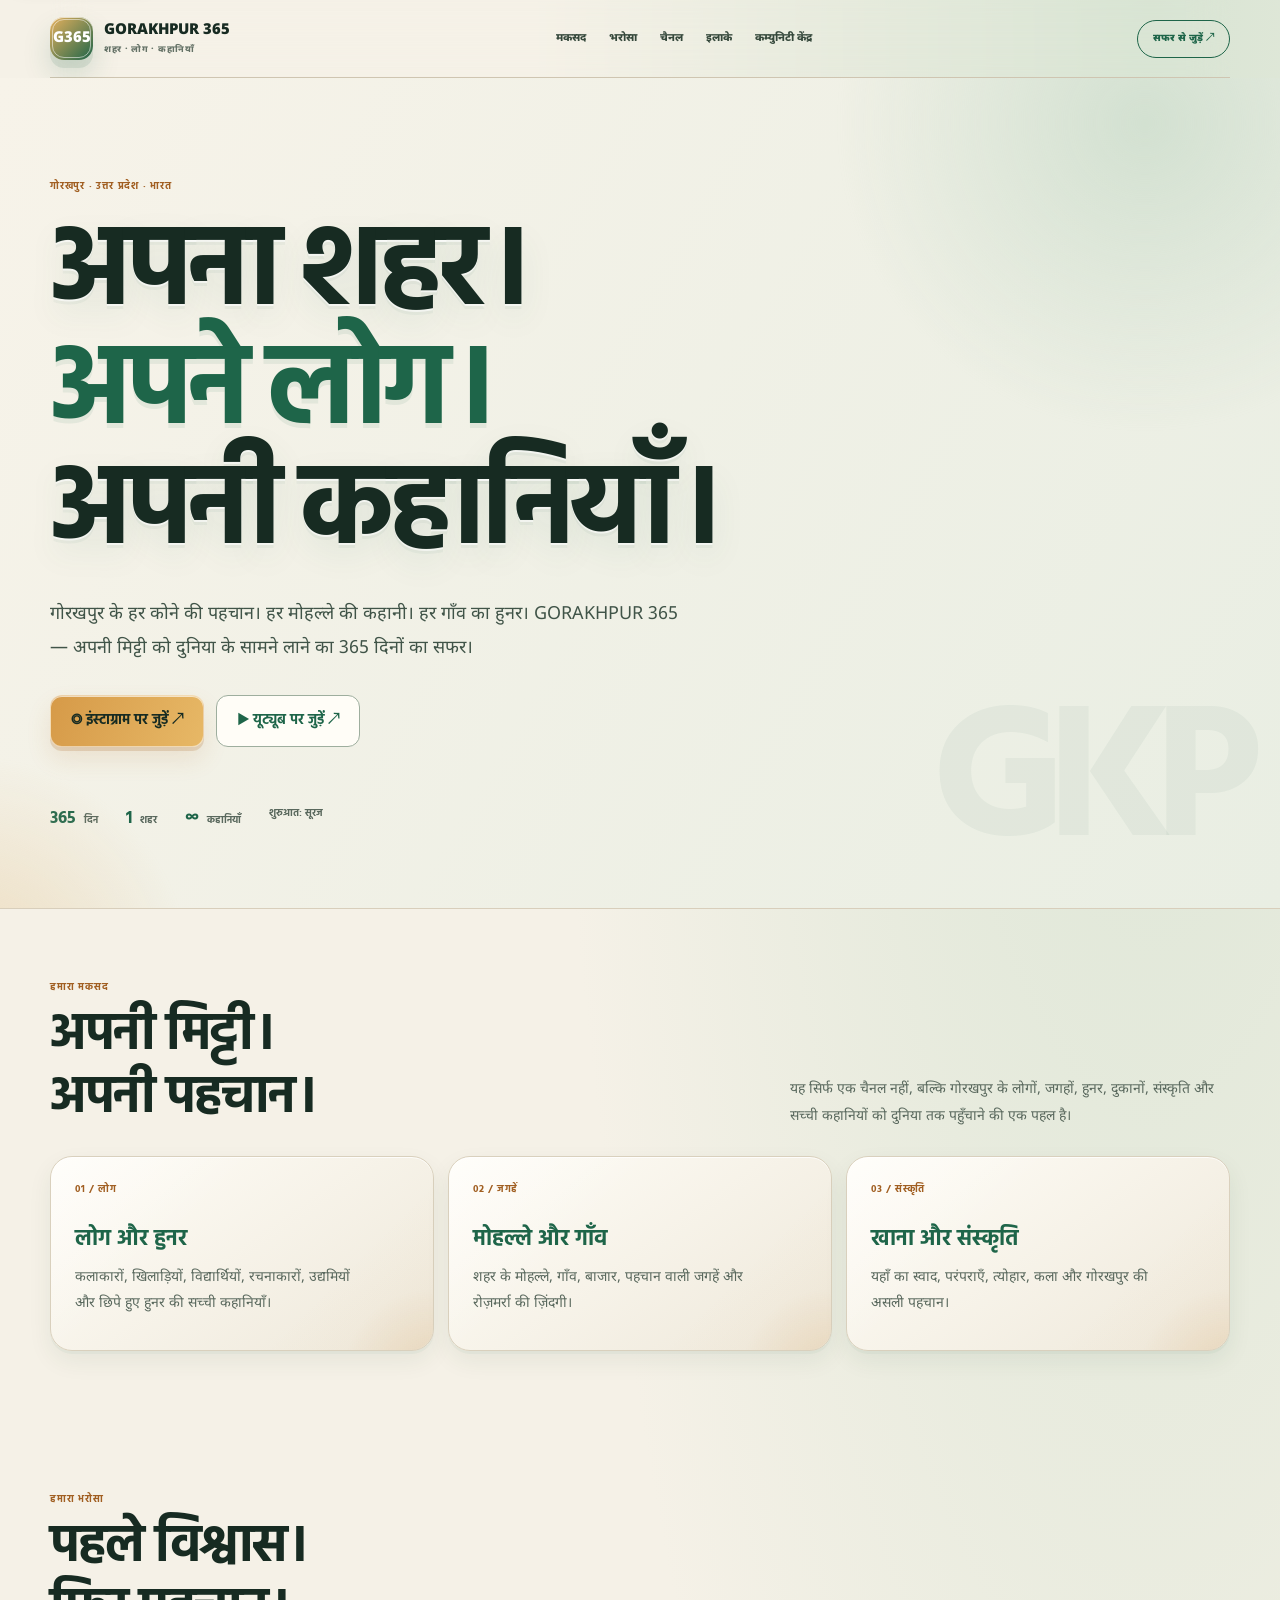
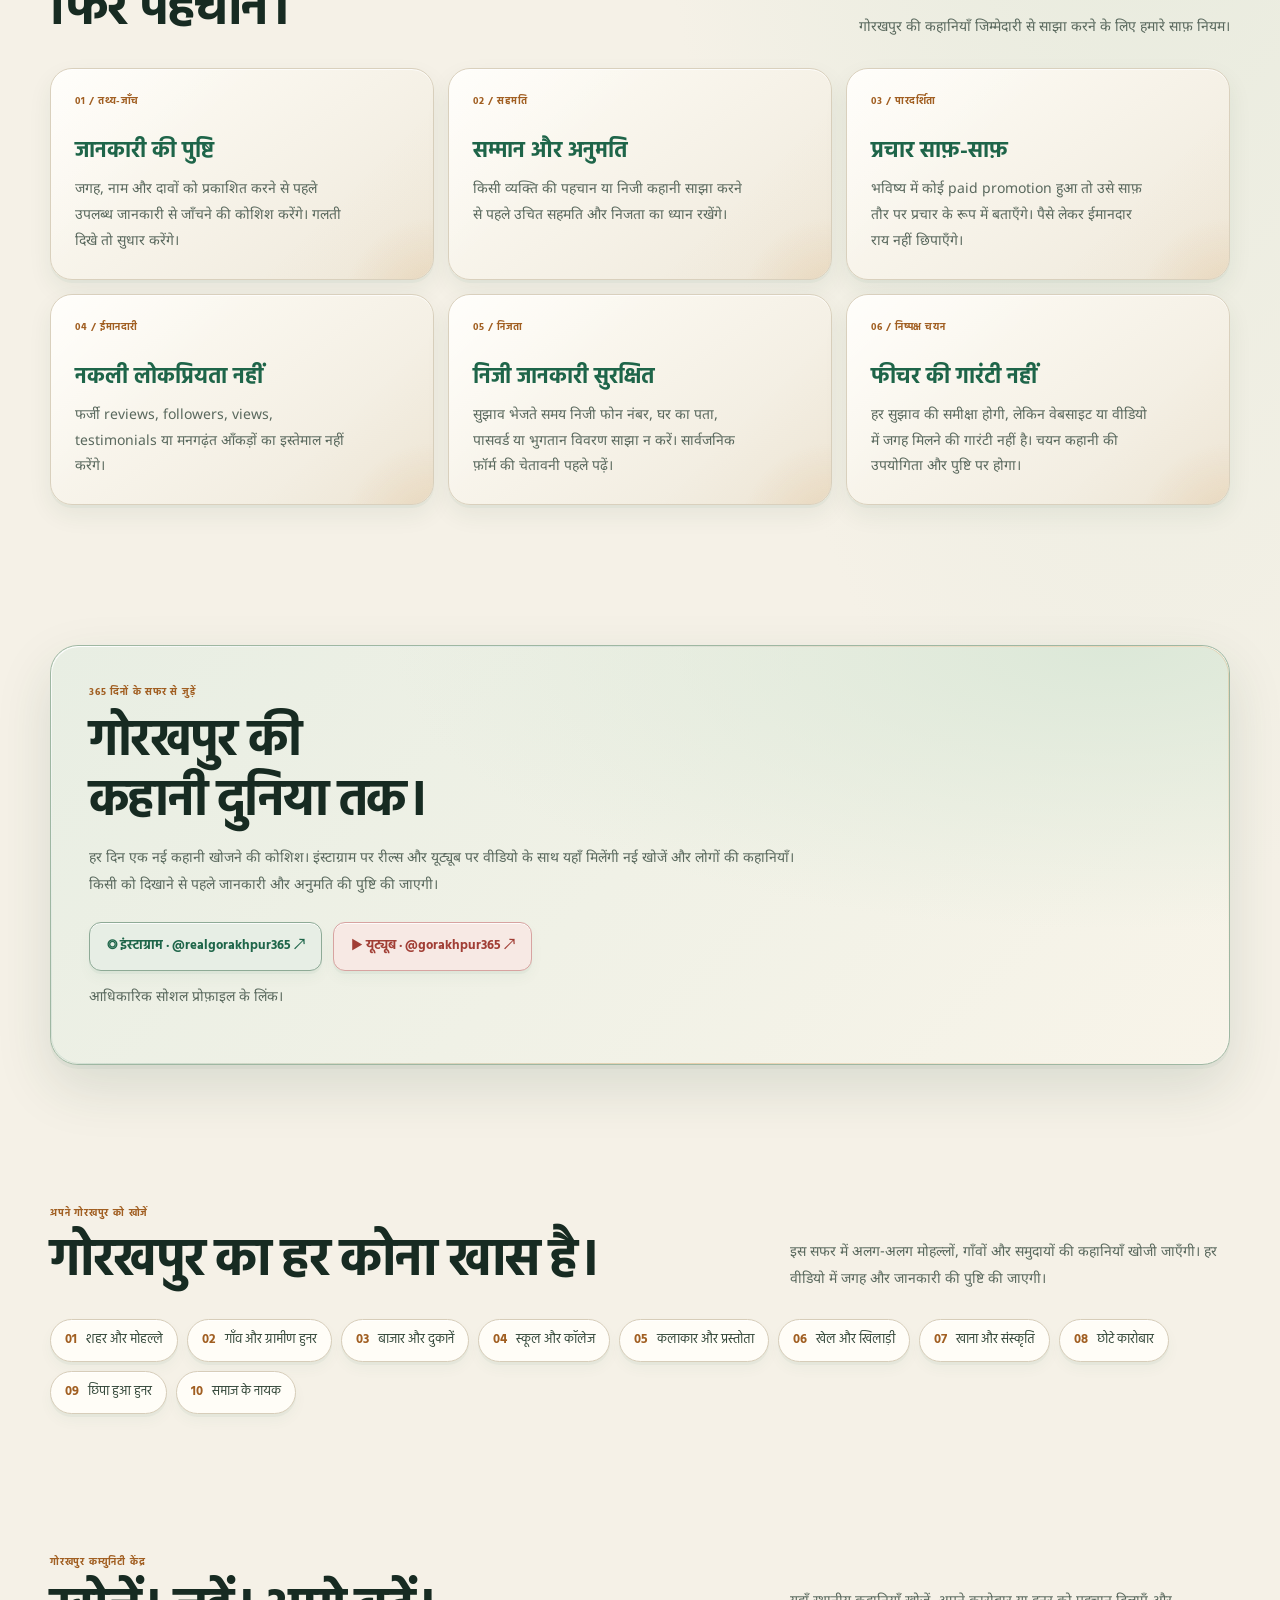
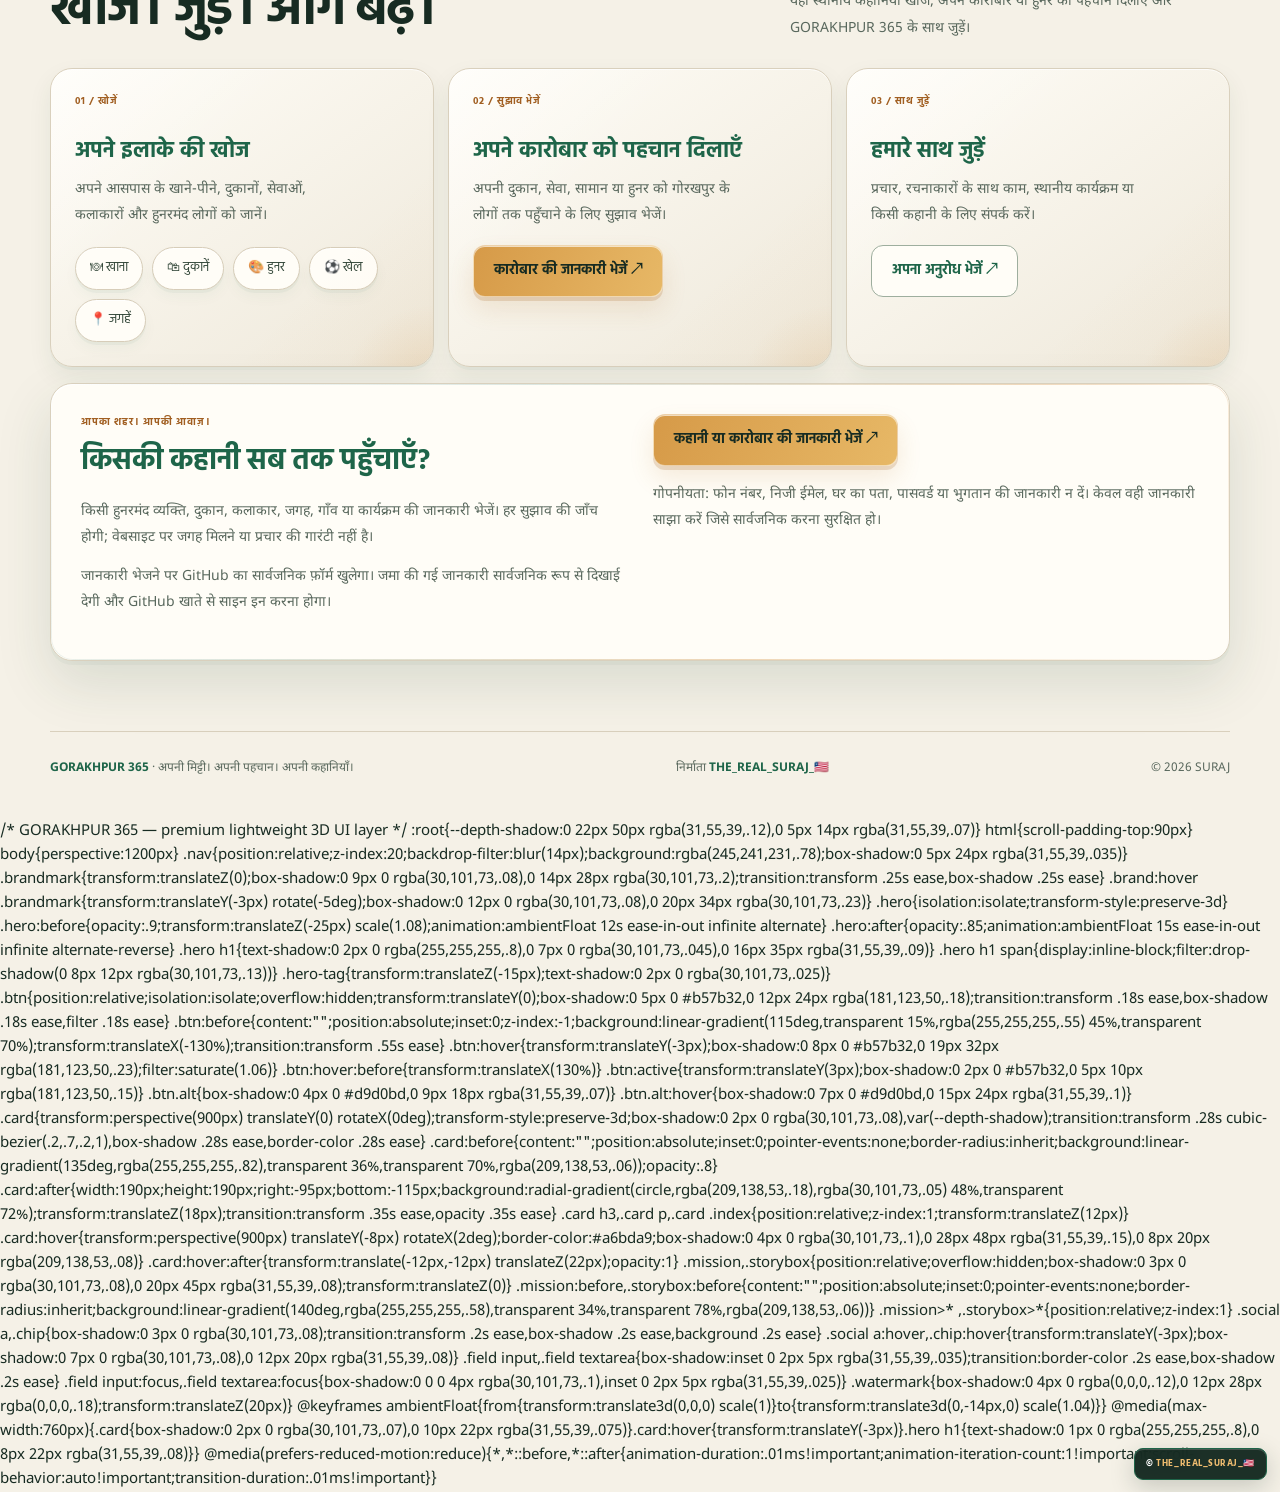
<file: index.html>
<!doctype html>
<html lang="hi">
<head>
<meta charset="utf-8"><meta name="viewport" content="width=device-width,initial-scale=1,viewport-fit=cover">
<meta name="theme-color" content="#10251d">
<title>GORAKHPUR 365 — गोरखपुर के लोग, मोहल्ले और कहानियाँ</title>
<meta name="description" content="GORAKHPUR 365 — Gorakhpur, Uttar Pradesh के मोहल्लों, गाँवों, लोगों, local talent, businesses, culture और असली कहानियों की खोज।">
<meta name="keywords" content="Gorakhpur, Gorakhpur 365, Gorakhpur Uttar Pradesh, Gorakhpur talent, Gorakhpur people, Gorakhpur villages, Gorakhpur stories, Gorakhpur Instagram, Gorakhpur YouTube">
<meta property="og:type" content="website"><meta property="og:locale" content="hi_IN"><meta property="og:site_name" content="GORAKHPUR 365"><meta property="og:title" content="GORAKHPUR 365 — गोरखपुर के लोग, मोहल्ले और कहानियाँ"><meta property="og:description" content="गोरखपुर के मोहल्लों, गाँवों, हुनरमंद लोगों और असली कहानियों की खोज।"><meta property="og:url" content="https://anshikaarya639619-del.github.io/SurajAN_95/"><meta name="twitter:card" content="summary_large_image"><meta name="twitter:title" content="GORAKHPUR 365 — गोरखपुर के लोग, मोहल्ले और कहानियाँ"><meta name="twitter:description" content="गोरखपुर के मोहल्लों, गाँवों, हुनरमंद लोगों और असली कहानियों की खोज।"><link rel="canonical" href="https://anshikaarya639619-del.github.io/SurajAN_95/">
<link rel="preconnect" href="https://fonts.googleapis.com"><link rel="preconnect" href="https://fonts.gstatic.com" crossorigin>
<link href="https://fonts.googleapis.com/css2?family=Hind:wght@400;500;600;700;800&family=Noto+Sans+Devanagari:wght@400;500;600;700;800;900&display=swap" rel="stylesheet">
<style>
:root{--bg:#070b18;--panel:#0d1427;--panel2:#121d35;--line:#263654;--white:#f4f7ff;--muted:#9aa9c3;--cyan:#70e6ff;--lime:#d5ff69;--violet:#9c8cff;--r:23px}*{box-sizing:border-box}html{scroll-behavior:smooth}body{margin:0;background:radial-gradient(ellipse at 80% -10%,#203c6b66,transparent 40%),var(--bg);color:var(--white);font:15px/1.6 "Hind",system-ui,sans-serif}a{color:inherit;text-decoration:none}.wrap{width:min(1180px,calc(100% - 38px));margin:auto}.nav{height:78px;display:flex;align-items:center;justify-content:space-between;border-bottom:1px solid #ffffff16}.brand{display:flex;align-items:center;gap:11px;font-weight:1000;letter-spacing:-.055em}.brandmark{width:43px;height:43px;border-radius:14px;background:linear-gradient(135deg,var(--lime),var(--cyan));color:#07101b;display:grid;place-items:center;font-weight:1000;box-shadow:0 0 35px #70e6ff30}.brand small{display:block;color:var(--muted);font-size:9px;letter-spacing:.2em;font-weight:800}.navlinks{display:flex;gap:23px;font-size:11px;font-weight:800;color:#c4d0e6}.navlinks a:hover{color:var(--cyan)}.navcta{padding:10px 15px;border:1px solid #70e6ff80;border-radius:99px;color:var(--cyan);font-size:10px;font-weight:900}.hero{position:relative;overflow:hidden;padding:100px 0 76px;border-bottom:1px solid #ffffff16}.hero:before,.hero:after{content:"";position:absolute;border-radius:50%;pointer-events:none;filter:blur(2px)}.hero:before{width:650px;height:650px;right:-190px;top:-280px;background:radial-gradient(circle,#70e6ff26,transparent 65%)}.hero:after{width:460px;height:460px;left:-260px;bottom:-300px;background:radial-gradient(circle,#9c8cff22,transparent 68%)}.eyebrow{font:700 10px "Hind";letter-spacing:.24em;color:var(--cyan);text-transform:uppercase}.hero h1{font:700 clamp(54px,10vw,116px)/.88 "Hind",sans-serif;letter-spacing:-.09em;margin:22px 0 24px;max-width:900px}.hero h1 span{color:var(--lime);text-shadow:0 0 45px #d5ff6930}.lead{max-width:650px;color:#c1cde1;font-size:16px}.actions{display:flex;gap:12px;flex-wrap:wrap;margin-top:30px}.btn{display:inline-flex;align-items:center;justify-content:center;gap:9px;padding:14px 20px;border-radius:12px;background:linear-gradient(110deg,var(--lime),var(--cyan));color:#07101b;font-weight:1000;font-size:11px;box-shadow:0 9px 35px #70e6ff20}.btn.alt{background:#ffffff08;color:var(--white);border:1px solid #ffffff30;box-shadow:none}.metrics{display:flex;gap:28px;flex-wrap:wrap;margin-top:58px;color:var(--muted);font:700 10px "Hind";letter-spacing:.13em}.metrics b{color:var(--lime);font-size:17px;margin-right:5px}.hero-tag{position:absolute;right:3%;bottom:45px;color:#ffffff0b;font:700 clamp(75px,15vw,190px)/.8 "Hind";letter-spacing:-.1em;pointer-events:none}section{padding:70px 0}.heading{display:flex;justify-content:space-between;align-items:end;gap:22px;margin-bottom:26px}.heading h2{font:700 clamp(32px,5vw,52px)/.98 "Hind";letter-spacing:-.065em;margin:10px 0 0}.heading p{max-width:440px;color:var(--muted);font-size:12px;margin:0}.grid{display:grid;grid-template-columns:repeat(3,1fr);gap:14px}.card{min-height:195px;padding:24px;border:1px solid var(--line);border-radius:var(--r);background:linear-gradient(145deg,#14213b,#0b1120);position:relative;overflow:hidden}.card:after{content:"";position:absolute;width:170px;height:170px;border-radius:50%;right:-80px;bottom:-100px;background:#70e6ff12}.index{color:var(--lime);font:700 10px "Hind";letter-spacing:.18em}.card h3{font:700 22px "Hind";margin:25px 0 8px}.card p{font-size:12px;color:var(--muted);max-width:280px;margin:0}.mission{padding:38px;border:1px solid #70e6ff55;border-radius:28px;background:radial-gradient(ellipse at 90% 0,#70e6ff19,transparent 45%),linear-gradient(135deg,#101c34,#0b1120)}.mission h2{font:700 clamp(30px,5vw,50px)/1.05 "Hind";letter-spacing:-.06em;margin:12px 0}.mission p{color:#c0cce0;max-width:730px;font-size:13px}.social{display:flex;gap:11px;flex-wrap:wrap;margin-top:23px}.social a{display:inline-flex;align-items:center;gap:9px;padding:13px 17px;border:1px solid #70e6ff66;border-radius:12px;background:#70e6ff0c;color:var(--cyan);font-size:11px;font-weight:900;transition:.2s}.social a:hover{background:var(--cyan);color:#07101b;transform:translateY(-2px)}.social a.yt{border-color:#ff657477;color:#ff8993;background:#ff65740b}.social a.yt:hover{background:#ff6574;color:#16070a}.chips{display:flex;gap:9px;flex-wrap:wrap}.chip{padding:10px 14px;border:1px solid #30415e;background:#0d1629;border-radius:99px;color:#dce8fa;font-size:11px}.chip b{color:var(--lime);margin-right:6px}.storybox{display:grid;grid-template-columns:1fr 1fr;gap:25px;padding:30px;border:1px solid var(--line);border-radius:var(--r);background:#0e1629}.storybox h3{font:700 29px "Hind";margin:8px 0}.storybox p{color:var(--muted);font-size:12px}.field{display:grid;gap:6px;margin-bottom:11px}.field label{font-size:10px;color:var(--cyan);font-weight:900;letter-spacing:.1em}.field input,.field textarea{width:100%;padding:12px 14px;border:1px solid #30415e;border-radius:10px;background:#080e1d;color:white;outline:none}.field textarea{min-height:100px;resize:vertical}.field input:focus,.field textarea:focus{border-color:var(--cyan)}.small{font-size:10px;color:var(--muted)}.footer{border-top:1px solid #ffffff19;padding:27px 0 42px;display:flex;justify-content:space-between;gap:14px;flex-wrap:wrap;color:var(--muted);font-size:10px}.footer b{color:var(--lime)}.watermark{position:fixed;z-index:10;right:13px;bottom:12px;padding:8px 11px;border:1px solid #70e6ff75;border-radius:9px;background:#070b18eF;color:#eafaff;font:800 9px "Hind";letter-spacing:.06em;box-shadow:0 5px 25px #0008;backdrop-filter:blur(10px);pointer-events:none}.watermark span{color:var(--lime)}@media(max-width:760px){.wrap{width:calc(100% - 28px)}.navlinks{display:none}.hero{padding:72px 0 58px}.hero h1{font-size:clamp(52px,15vw,82px)}section{padding:50px 0}.heading{display:block}.heading p{margin-top:12px}.grid{grid-template-columns:1fr 1fr}.storybox{grid-template-columns:1fr}.hero-tag{bottom:18px}.metrics{gap:15px;margin-top:40px}}@media(max-width:480px){.grid{grid-template-columns:1fr}.card{min-height:155px}.mission{padding:24px}.actions .btn{flex:1}.nav{height:68px}.watermark{font-size:8px;right:8px;bottom:8px;padding:7px 9px}}

/* Hindi-first premium visual refresh */
:root{--bg:#f5f1e7;--panel:#fffdf7;--panel2:#e9e2d2;--line:#d9d0bd;--white:#172b22;--muted:#59685d;--cyan:#1e6549;--lime:#d18a35;--violet:#b75a3c;--r:22px}
body{background:radial-gradient(ellipse at 90% 0%,#d8e4d3 0,transparent 38%),var(--bg);color:var(--white);font-family:'Noto Sans Devanagari','Hind',sans-serif}
.nav{border-bottom:1px solid #cfc5b1}.brand{letter-spacing:0}.brandmark{background:linear-gradient(135deg,#e7b15d,#1e6549);color:#fff;box-shadow:0 7px 24px #1e654922}.brand small{letter-spacing:.08em;color:#657267}.navlinks{color:#35483b}.navlinks a:hover{color:#b56d25}.navcta{border-color:#1e6549;color:#1e6549}
.hero{border-bottom:1px solid #d8cebb;background:linear-gradient(120deg,#f7f3e9,#e9eee3)}.hero:before{background:radial-gradient(circle,#c5d9c7aa,transparent 67%)}.hero:after{background:radial-gradient(circle,#e8c99a88,transparent 68%)}
.eyebrow{font-family:'Hind',sans-serif;letter-spacing:.08em;color:#a15f22}.hero h1{font-family:'Hind','Noto Sans Devanagari',sans-serif;letter-spacing:-.045em;line-height:1.03}.hero h1 span{color:#1e6549;text-shadow:none}.lead{color:#405448;font-size:18px;line-height:1.85}
.btn{background:linear-gradient(110deg,#d69a48,#e7b866);color:#172b22;box-shadow:0 8px 22px #b77a3022;font-family:'Hind',sans-serif;font-size:14px}.btn.alt{background:#fffdf7;color:#1e6549;border:1px solid #9eae9e}
.metrics{color:#59685d;font-family:'Hind',sans-serif;letter-spacing:0}.metrics b{color:#1e6549}.hero-tag{color:#1e65490d}
.heading h2,.mission h2{font-family:'Hind','Noto Sans Devanagari',sans-serif;letter-spacing:-.035em;line-height:1.2}.heading p,.mission p{color:#59685d;font-size:14px;line-height:1.9}
.card{border-color:#d9d0bd;background:linear-gradient(145deg,#fffdf7,#eee8da);box-shadow:0 9px 28px #344a3510}.card:after{background:#d18a3512}.index{color:#a15f22;letter-spacing:.06em}.card h3,.storybox h3{font-family:'Hind','Noto Sans Devanagari',sans-serif;color:#1e6549}.card p,.storybox p{color:#59685d;font-size:14px;line-height:1.85}
.mission{border-color:#9eb7a2;background:radial-gradient(ellipse at 90% 0%,#dce8d8,transparent 48%),linear-gradient(135deg,#e8eee3,#f8f4e9)}
.social a{border-color:#8eaa96;background:#e7eee5;color:#1e6549;font-family:'Hind',sans-serif;font-size:13px}.social a:hover{background:#1e6549;color:#fff}.social a.yt{border-color:#d7a3a0;color:#a13e35;background:#f7e9e4}.social a.yt:hover{background:#a13e35;color:white}
.chip{border-color:#d7cdb9;background:#fffdf7;color:#34483a;font-family:'Hind',sans-serif;font-size:13px}.chip b{color:#a15f22}
.storybox{border-color:#d9d0bd;background:#fffdf7;box-shadow:0 10px 30px #344a350b}.field label{color:#1e6549;font-family:'Hind',sans-serif;font-size:13px;letter-spacing:0}.field input,.field textarea{border-color:#d6cebd;background:#faf8f1;color:#172b22;font:15px 'Noto Sans Devanagari',sans-serif}.field input:focus,.field textarea:focus{border-color:#1e6549}.small{color:#68766b;font-size:12px;line-height:1.8}
.footer{border-color:#d9d0bd;color:#59685d;font-size:12px}.footer b{color:#1e6549}.watermark{border-color:#1e6549;background:#10251df2;color:#fff}.watermark span{color:#f0bd70}
@media(max-width:760px){.hero h1{font-size:clamp(48px,13vw,78px)}.lead{font-size:16px}.navcta{font-size:10px}}


/* Mobile navigation and keyboard accessibility */
.skip-link{position:fixed;top:-64px;left:14px;z-index:1000;padding:10px 15px;border-radius:10px;background:#1e6549;color:#fff;font:700 14px 'Hind','Noto Sans Devanagari',sans-serif;box-shadow:0 6px 20px #172b2230;transition:top .18s ease}
.skip-link:focus{top:12px}
:focus-visible{outline:3px solid #d18a35;outline-offset:3px}
.menu-toggle{display:none;align-items:center;justify-content:center;gap:7px;padding:9px 11px;border:1px solid #9eae9e;border-radius:10px;background:#fffdf7;color:#1e6549;font:700 12px 'Hind','Noto Sans Devanagari',sans-serif;cursor:pointer}
@media(max-width:760px){
 .nav{position:relative;z-index:30}
 .menu-toggle{display:inline-flex}
 .navlinks{display:none;position:absolute;top:calc(100% + 8px);left:0;right:0;flex-direction:column;gap:3px;padding:8px;border:1px solid #d9d0bd;border-radius:14px;background:#fffdf7;box-shadow:0 14px 35px #172b2220}
 .navlinks.is-open{display:flex}
 .navlinks a{padding:12px 14px;border-radius:9px;color:#1e6549;font:600 14px 'Hind','Noto Sans Devanagari',sans-serif}
 .navlinks a:hover,.navlinks a:focus-visible{background:#e9eee3;color:#172b22}
}
@media(prefers-reduced-motion:reduce){html{scroll-behavior:auto}*,*::before,*::after{scroll-behavior:auto!important;animation-duration:.01ms!important;animation-iteration-count:1!important;transition-duration:.01ms!important}}


/* GORAKHPUR 365 — Premium 3D UI layer */
:root{--gkp-shadow:0 22px 55px rgba(31,68,48,.13);--gkp-edge:rgba(255,255,255,.78)}
body{perspective:1400px}
.nav{backdrop-filter:blur(18px);-webkit-backdrop-filter:blur(18px)}
.brandmark{position:relative;isolation:isolate;transform:translateZ(0);box-shadow:inset 0 1px 0 #ffffffa8,0 8px 0 #1e65491a,0 15px 28px #1e65492b;transition:transform .25s ease,box-shadow .25s ease}
.brandmark:after{content:"";position:absolute;inset:2px;border-radius:12px;border:1px solid #ffffff85;pointer-events:none}
.brand:hover .brandmark{transform:translateY(-3px) rotate(-4deg);box-shadow:inset 0 1px 0 #ffffffa8,0 11px 0 #1e65491a,0 22px 32px #1e65492b}
.hero{isolation:isolate}
.hero:before{animation:gkpFloat 12s ease-in-out infinite alternate}
.hero:after{animation:gkpFloat 15s ease-in-out infinite alternate-reverse}
.hero h1{text-shadow:0 2px 0 #ffffff9c,0 5px 0 #1e65490b,0 14px 35px #1e654915}
.hero h1 span{display:inline-block;filter:drop-shadow(0 5px 0 #1e654914)}
.btn{position:relative;overflow:hidden;border:1px solid #ffffff85;box-shadow:inset 0 1px 0 #ffffffa6,0 4px 0 #a76d2c35,0 12px 24px #b77a3024;transition:transform .2s ease,box-shadow .2s ease}
.btn:before{content:"";position:absolute;top:0;left:-130%;width:70%;height:100%;background:linear-gradient(100deg,transparent,#ffffff85,transparent);transform:skewX(-22deg);transition:left .65s ease}
.btn:hover{transform:translateY(-3px);box-shadow:inset 0 1px 0 #ffffffa6,0 6px 0 #a76d2c35,0 18px 30px #b77a3030}
.btn:hover:before{left:150%}
.btn:active{transform:translateY(1px);box-shadow:inset 0 1px 0 #ffffffa6,0 2px 0 #a76d2c35}
.card{transform:translateZ(0);transform-style:preserve-3d;box-shadow:inset 0 1px 0 var(--gkp-edge),0 3px 0 #1e65490a,0 10px 25px rgba(31,68,48,.07);transition:transform .28s cubic-bezier(.2,.8,.2,1),box-shadow .28s ease,border-color .28s ease}
.card:before{content:"";position:absolute;inset:0;border-radius:inherit;background:linear-gradient(135deg,#ffffffa0,transparent 36%,transparent 70%,#d18a3510);opacity:.7;pointer-events:none}
.card:after{width:190px;height:190px;right:-95px;bottom:-125px;background:radial-gradient(circle,#d18a352b,transparent 68%);transition:transform .35s ease}
.card:hover{transform:translateY(-7px) rotateX(2deg);border-color:#a9c1aa;box-shadow:inset 0 1px 0 #ffffff,0 5px 0 #1e65490d,0 22px 40px rgba(31,68,48,.14)}
.card:hover:after{transform:scale(1.3) translate(-8px,-8px)}
.card h3{position:relative;transform:translateZ(14px)}
.card p,.card .index{position:relative;transform:translateZ(8px)}
.mission,.storybox{position:relative;overflow:hidden;box-shadow:inset 0 1px 0 #ffffffd9,0 4px 0 #1e65490b,var(--gkp-shadow)}
.mission:before,.storybox:before{content:"";position:absolute;inset:0;border-radius:inherit;padding:1px;background:linear-gradient(135deg,#ffffffdc,#1e654928,#d18a3555,#ffffff60);-webkit-mask:linear-gradient(#fff 0 0) content-box,linear-gradient(#fff 0 0);-webkit-mask-composite:xor;mask-composite:exclude;pointer-events:none}
.social a,.chip{box-shadow:inset 0 1px 0 #ffffffd9,0 3px 0 #1e65490b,0 7px 14px #1e65490a;transition:transform .2s ease,box-shadow .2s ease,background .2s ease}
.social a:hover,.chip:hover{transform:translateY(-3px);box-shadow:inset 0 1px 0 #ffffffd9,0 5px 0 #1e65490b,0 13px 22px #1e654918}
.field input,.field textarea{box-shadow:inset 0 2px 5px #172b2208,0 1px 0 #ffffff}
.field input:focus,.field textarea:focus{box-shadow:0 0 0 4px #1e654915,inset 0 1px 3px #172b2208}
.watermark{box-shadow:inset 0 1px 0 #ffffff30,0 7px 25px #172b2235}
@keyframes gkpFloat{from{transform:translate3d(0,0,0) scale(1)}to{transform:translate3d(14px,-12px,0) scale(1.05)}}
@media(max-width:760px){.card{box-shadow:inset 0 1px 0 #ffffffc9,0 3px 0 #1e65490a,0 8px 20px rgba(31,68,48,.08)}.card:hover{transform:translateY(-3px)}.hero h1{text-shadow:0 2px 0 #ffffff9c,0 8px 25px #1e654912}}
@media(prefers-reduced-motion:reduce){*,*:before,*:after{animation-duration:.01ms!important;animation-iteration-count:1!important;scroll-behavior:auto!important;transition-duration:.01ms!important}}

</style>
<script type="application/ld+json">{"@context":"https://schema.org","@type":"Organization","name":"GORAKHPUR 365","url":"https://anshikaarya639619-del.github.io/SurajAN_95/","sameAs":["https://www.instagram.com/realgorakhpur365/","https://youtube.com/@gorakhpur365"],"areaServed":{"@type":"City","name":"Gorakhpur"}}</script>
</head>
<body>
<a class="skip-link" href="#top">मुख्य सामग्री पर जाएँ</a>
<header class="wrap nav"><a class="brand" href="#top"><span class="brandmark">G365</span><span>GORAKHPUR 365<small>शहर · लोग · कहानियाँ</small></span></a><nav class="navlinks" id="primaryNav" aria-label="मुख्य नेविगेशन"><a href="#mission">मकसद</a><a href="#trust">भरोसा</a><a href="#discover">चैनल</a><a href="#areas">इलाके</a><a href="#submit">कम्युनिटी केंद्र</a></nav><button class="menu-toggle" id="menuToggle" type="button" aria-controls="primaryNav" aria-expanded="false" aria-label="मेन्यू खोलें"><span aria-hidden="true">☰</span><span>मेन्यू</span></button><a class="navcta" href="#discover">सफर से जुड़ें ↗</a></header>
<main id="top" tabindex="-1">
<section class="hero"><div class="wrap"><div class="eyebrow">गोरखपुर · उत्तर प्रदेश · भारत</div><h1>अपना शहर।<br><span>अपने लोग।</span><br>अपनी कहानियाँ।</h1><p class="lead">गोरखपुर के हर कोने की पहचान। हर मोहल्ले की कहानी। हर गाँव का हुनर। GORAKHPUR 365 — अपनी मिट्टी को दुनिया के सामने लाने का 365 दिनों का सफर।</p><div class="actions"><a class="btn" href="https://www.instagram.com/realgorakhpur365/" target="_blank" rel="noopener noreferrer">◎ इंस्टाग्राम पर जुड़ें ↗</a><a class="btn alt" href="https://youtube.com/@gorakhpur365" target="_blank" rel="noopener noreferrer">▶ यूट्यूब पर जुड़ें ↗</a></div><div class="metrics"><span><b>365</b> दिन</span><span><b>1</b> शहर</span><span><b>∞</b> कहानियाँ</span><span>शुरुआत: सूरज</span></div></div><div class="hero-tag">GKP</div></section>
<section id="mission"><div class="wrap"><div class="heading"><div><div class="eyebrow">हमारा मकसद</div><h2>अपनी मिट्टी।<br>अपनी पहचान।</h2></div><p>यह सिर्फ एक चैनल नहीं, बल्कि गोरखपुर के लोगों, जगहों, हुनर, दुकानों, संस्कृति और सच्ची कहानियों को दुनिया तक पहुँचाने की एक पहल है।</p></div><div class="grid"><article class="card"><div class="index">01 / लोग</div><h3>लोग और हुनर</h3><p>कलाकारों, खिलाड़ियों, विद्यार्थियों, रचनाकारों, उद्यमियों और छिपे हुए हुनर की सच्ची कहानियाँ।</p></article><article class="card"><div class="index">02 / जगहें</div><h3>मोहल्ले और गाँव</h3><p>शहर के मोहल्ले, गाँव, बाजार, पहचान वाली जगहें और रोज़मर्रा की ज़िंदगी।</p></article><article class="card"><div class="index">03 / संस्कृति</div><h3>खाना और संस्कृति</h3><p>यहाँ का स्वाद, परंपराएँ, त्योहार, कला और गोरखपुर की असली पहचान।</p></article></div></div></section>
<section id="trust"><div class="wrap"><div class="heading"><div><div class="eyebrow">हमारा भरोसा</div><h2>पहले विश्वास।<br>फिर पहचान।</h2></div><p>गोरखपुर की कहानियाँ जिम्मेदारी से साझा करने के लिए हमारे साफ़ नियम।</p></div><div class="grid"><article class="card"><div class="index">01 / तथ्य-जाँच</div><h3>जानकारी की पुष्टि</h3><p>जगह, नाम और दावों को प्रकाशित करने से पहले उपलब्ध जानकारी से जाँचने की कोशिश करेंगे। गलती दिखे तो सुधार करेंगे।</p></article><article class="card"><div class="index">02 / सहमति</div><h3>सम्मान और अनुमति</h3><p>किसी व्यक्ति की पहचान या निजी कहानी साझा करने से पहले उचित सहमति और निजता का ध्यान रखेंगे।</p></article><article class="card"><div class="index">03 / पारदर्शिता</div><h3>प्रचार साफ़-साफ़</h3><p>भविष्य में कोई paid promotion हुआ तो उसे साफ़ तौर पर प्रचार के रूप में बताएँगे। पैसे लेकर ईमानदार राय नहीं छिपाएँगे।</p></article><article class="card"><div class="index">04 / ईमानदारी</div><h3>नकली लोकप्रियता नहीं</h3><p>फर्जी reviews, followers, views, testimonials या मनगढ़ंत आँकड़ों का इस्तेमाल नहीं करेंगे।</p></article><article class="card"><div class="index">05 / निजता</div><h3>निजी जानकारी सुरक्षित</h3><p>सुझाव भेजते समय निजी फोन नंबर, घर का पता, पासवर्ड या भुगतान विवरण साझा न करें। सार्वजनिक फ़ॉर्म की चेतावनी पहले पढ़ें।</p></article><article class="card"><div class="index">06 / निष्पक्ष चयन</div><h3>फीचर की गारंटी नहीं</h3><p>हर सुझाव की समीक्षा होगी, लेकिन वेबसाइट या वीडियो में जगह मिलने की गारंटी नहीं है। चयन कहानी की उपयोगिता और पुष्टि पर होगा।</p></article></div></div></section>
<section id="discover"><div class="wrap"><div class="mission"><div class="eyebrow">365 दिनों के सफर से जुड़ें</div><h2>गोरखपुर की<br>कहानी दुनिया तक।</h2><p>हर दिन एक नई कहानी खोजने की कोशिश। इंस्टाग्राम पर रील्स और यूट्यूब पर वीडियो के साथ यहाँ मिलेंगी नई खोजें और लोगों की कहानियाँ। किसी को दिखाने से पहले जानकारी और अनुमति की पुष्टि की जाएगी।</p><div class="social"><a href="https://www.instagram.com/realgorakhpur365/" target="_blank" rel="noopener noreferrer">◎ इंस्टाग्राम · @realgorakhpur365 ↗</a><a class="yt" href="https://youtube.com/@gorakhpur365" target="_blank" rel="noopener noreferrer">▶ यूट्यूब · @gorakhpur365 ↗</a></div><p class="small">आधिकारिक सोशल प्रोफ़ाइल के लिंक।</p></div></div></section>
<section id="areas"><div class="wrap"><div class="heading"><div><div class="eyebrow">अपने गोरखपुर को खोजें</div><h2>गोरखपुर का हर कोना खास है।</h2></div><p>इस सफर में अलग-अलग मोहल्लों, गाँवों और समुदायों की कहानियाँ खोजी जाएँगी। हर वीडियो में जगह और जानकारी की पुष्टि की जाएगी।</p></div><div class="chips"><span class="chip"><b>01</b> शहर और मोहल्ले</span><span class="chip"><b>02</b> गाँव और ग्रामीण हुनर</span><span class="chip"><b>03</b> बाजार और दुकानें</span><span class="chip"><b>04</b> स्कूल और कॉलेज</span><span class="chip"><b>05</b> कलाकार और प्रस्तोता</span><span class="chip"><b>06</b> खेल और खिलाड़ी</span><span class="chip"><b>07</b> खाना और संस्कृति</span><span class="chip"><b>08</b> छोटे कारोबार</span><span class="chip"><b>09</b> छिपा हुआ हुनर</span><span class="chip"><b>10</b> समाज के नायक</span></div></div></section>
<section id="submit"><div class="wrap"><div class="heading"><div><div class="eyebrow">गोरखपुर कम्युनिटी केंद्र</div><h2>खोजें। जुड़ें। आगे बढ़ें।</h2></div><p>यहाँ स्थानीय कहानियाँ खोजें, अपने कारोबार या हुनर को पहचान दिलाएँ और GORAKHPUR 365 के साथ जुड़ें।</p></div><div class="grid"><article class="card"><div class="index">01 / खोजें</div><h3>अपने इलाके की खोज</h3><p>अपने आसपास के खाने-पीने, दुकानों, सेवाओं, कलाकारों और हुनरमंद लोगों को जानें।</p><div class="chips" style="margin-top:18px"><span class="chip">🍽 खाना</span><span class="chip">🛍 दुकानें</span><span class="chip">🎨 हुनर</span><span class="chip">⚽ खेल</span><span class="chip">📍 जगहें</span></div></article><article class="card"><div class="index">02 / सुझाव भेजें</div><h3>अपने कारोबार को पहचान दिलाएँ</h3><p>अपनी दुकान, सेवा, सामान या हुनर को गोरखपुर के लोगों तक पहुँचाने के लिए सुझाव भेजें।</p><a class="btn" style="margin-top:16px" href="https://github.com/anshikaarya639619-del/SurajAN_95/issues/new?template=community-lead.yml">कारोबार की जानकारी भेजें ↗</a></article><article class="card"><div class="index">03 / साथ जुड़ें</div><h3>हमारे साथ जुड़ें</h3><p>प्रचार, रचनाकारों के साथ काम, स्थानीय कार्यक्रम या किसी कहानी के लिए संपर्क करें।</p><a class="btn alt" style="margin-top:16px" href="https://github.com/anshikaarya639619-del/SurajAN_95/issues/new?template=community-lead.yml">अपना अनुरोध भेजें ↗</a></article></div><div class="storybox" style="margin-top:16px"><div><div class="eyebrow">आपका शहर। आपकी आवाज़।</div><h3>किसकी कहानी सब तक पहुँचाएँ?</h3><p>किसी हुनरमंद व्यक्ति, दुकान, कलाकार, जगह, गाँव या कार्यक्रम की जानकारी भेजें। हर सुझाव की जाँच होगी; वेबसाइट पर जगह मिलने या प्रचार की गारंटी नहीं है।</p><p class="small">जानकारी भेजने पर GitHub का सार्वजनिक फ़ॉर्म खुलेगा। जमा की गई जानकारी सार्वजनिक रूप से दिखाई देगी और GitHub खाते से साइन इन करना होगा।</p></div><div><a class="btn" href="https://github.com/anshikaarya639619-del/SurajAN_95/issues/new?template=community-lead.yml">कहानी या कारोबार की जानकारी भेजें ↗</a><p class="small" style="margin-top:16px">गोपनीयता: फोन नंबर, निजी ईमेल, घर का पता, पासवर्ड या भुगतान की जानकारी न दें। केवल वही जानकारी साझा करें जिसे सार्वजनिक करना सुरक्षित हो।</p></div></div></div></section>
</main>
<footer class="wrap footer"><span><b>GORAKHPUR 365</b> · अपनी मिट्टी। अपनी पहचान। अपनी कहानियाँ।</span><span>निर्माता <b>THE_REAL_SURAJ_🇱🇷</b></span><span>© <span id="year"></span> SURAJ</span></footer>
<div class="watermark">© <span>THE_REAL_SURAJ_🇱🇷</span></div>
<script>
(()=>{'use strict';const year=document.getElementById('year');if(year)year.textContent=new Date().getFullYear();const toggle=document.getElementById('menuToggle');const nav=document.getElementById('primaryNav');if(toggle&&nav){const setMenuOpen=open=>{nav.classList.toggle('is-open',open);toggle.setAttribute('aria-expanded',String(open));toggle.setAttribute('aria-label',open?'मेन्यू बंद करें':'मेन्यू खोलें');};toggle.addEventListener('click',()=>setMenuOpen(toggle.getAttribute('aria-expanded')!=='true'));nav.addEventListener('click',event=>{if(event.target.closest('a'))setMenuOpen(false);});document.addEventListener('keydown',event=>{if(event.key==='Escape'&&toggle.getAttribute('aria-expanded')==='true'){setMenuOpen(false);toggle.focus();}});}})();
</script>
</body></html>

/* GORAKHPUR 365 — premium lightweight 3D UI layer */
:root{--depth-shadow:0 22px 50px rgba(31,55,39,.12),0 5px 14px rgba(31,55,39,.07)}
html{scroll-padding-top:90px}
body{perspective:1200px}
.nav{position:relative;z-index:20;backdrop-filter:blur(14px);background:rgba(245,241,231,.78);box-shadow:0 5px 24px rgba(31,55,39,.035)}
.brandmark{transform:translateZ(0);box-shadow:0 9px 0 rgba(30,101,73,.08),0 14px 28px rgba(30,101,73,.2);transition:transform .25s ease,box-shadow .25s ease}
.brand:hover .brandmark{transform:translateY(-3px) rotate(-5deg);box-shadow:0 12px 0 rgba(30,101,73,.08),0 20px 34px rgba(30,101,73,.23)}
.hero{isolation:isolate;transform-style:preserve-3d}
.hero:before{opacity:.9;transform:translateZ(-25px) scale(1.08);animation:ambientFloat 12s ease-in-out infinite alternate}
.hero:after{opacity:.85;animation:ambientFloat 15s ease-in-out infinite alternate-reverse}
.hero h1{text-shadow:0 2px 0 rgba(255,255,255,.8),0 7px 0 rgba(30,101,73,.045),0 16px 35px rgba(31,55,39,.09)}
.hero h1 span{display:inline-block;filter:drop-shadow(0 8px 12px rgba(30,101,73,.13))}
.hero-tag{transform:translateZ(-15px);text-shadow:0 2px 0 rgba(30,101,73,.025)}
.btn{position:relative;isolation:isolate;overflow:hidden;transform:translateY(0);box-shadow:0 5px 0 #b57b32,0 12px 24px rgba(181,123,50,.18);transition:transform .18s ease,box-shadow .18s ease,filter .18s ease}
.btn:before{content:"";position:absolute;inset:0;z-index:-1;background:linear-gradient(115deg,transparent 15%,rgba(255,255,255,.55) 45%,transparent 70%);transform:translateX(-130%);transition:transform .55s ease}
.btn:hover{transform:translateY(-3px);box-shadow:0 8px 0 #b57b32,0 19px 32px rgba(181,123,50,.23);filter:saturate(1.06)}
.btn:hover:before{transform:translateX(130%)}
.btn:active{transform:translateY(3px);box-shadow:0 2px 0 #b57b32,0 5px 10px rgba(181,123,50,.15)}
.btn.alt{box-shadow:0 4px 0 #d9d0bd,0 9px 18px rgba(31,55,39,.07)}
.btn.alt:hover{box-shadow:0 7px 0 #d9d0bd,0 15px 24px rgba(31,55,39,.1)}
.card{transform:perspective(900px) translateY(0) rotateX(0deg);transform-style:preserve-3d;box-shadow:0 2px 0 rgba(30,101,73,.08),var(--depth-shadow);transition:transform .28s cubic-bezier(.2,.7,.2,1),box-shadow .28s ease,border-color .28s ease}
.card:before{content:"";position:absolute;inset:0;pointer-events:none;border-radius:inherit;background:linear-gradient(135deg,rgba(255,255,255,.82),transparent 36%,transparent 70%,rgba(209,138,53,.06));opacity:.8}
.card:after{width:190px;height:190px;right:-95px;bottom:-115px;background:radial-gradient(circle,rgba(209,138,53,.18),rgba(30,101,73,.05) 48%,transparent 72%);transform:translateZ(18px);transition:transform .35s ease,opacity .35s ease}
.card h3,.card p,.card .index{position:relative;z-index:1;transform:translateZ(12px)}
.card:hover{transform:perspective(900px) translateY(-8px) rotateX(2deg);border-color:#a6bda9;box-shadow:0 4px 0 rgba(30,101,73,.1),0 28px 48px rgba(31,55,39,.15),0 8px 20px rgba(209,138,53,.08)}
.card:hover:after{transform:translate(-12px,-12px) translateZ(22px);opacity:1}
.mission,.storybox{position:relative;overflow:hidden;box-shadow:0 3px 0 rgba(30,101,73,.08),0 20px 45px rgba(31,55,39,.08);transform:translateZ(0)}
.mission:before,.storybox:before{content:"";position:absolute;inset:0;pointer-events:none;border-radius:inherit;background:linear-gradient(140deg,rgba(255,255,255,.58),transparent 34%,transparent 78%,rgba(209,138,53,.06))}
.mission>* ,.storybox>*{position:relative;z-index:1}
.social a,.chip{box-shadow:0 3px 0 rgba(30,101,73,.08);transition:transform .2s ease,box-shadow .2s ease,background .2s ease}
.social a:hover,.chip:hover{transform:translateY(-3px);box-shadow:0 7px 0 rgba(30,101,73,.08),0 12px 20px rgba(31,55,39,.08)}
.field input,.field textarea{box-shadow:inset 0 2px 5px rgba(31,55,39,.035);transition:border-color .2s ease,box-shadow .2s ease}
.field input:focus,.field textarea:focus{box-shadow:0 0 0 4px rgba(30,101,73,.1),inset 0 2px 5px rgba(31,55,39,.025)}
.watermark{box-shadow:0 4px 0 rgba(0,0,0,.12),0 12px 28px rgba(0,0,0,.18);transform:translateZ(20px)}
@keyframes ambientFloat{from{transform:translate3d(0,0,0) scale(1)}to{transform:translate3d(0,-14px,0) scale(1.04)}}
@media(max-width:760px){.card{box-shadow:0 2px 0 rgba(30,101,73,.07),0 10px 22px rgba(31,55,39,.075)}.card:hover{transform:translateY(-3px)}.hero h1{text-shadow:0 1px 0 rgba(255,255,255,.8),0 8px 22px rgba(31,55,39,.08)}}
@media(prefers-reduced-motion:reduce){*,*::before,*::after{animation-duration:.01ms!important;animation-iteration-count:1!important;scroll-behavior:auto!important;transition-duration:.01ms!important}}
</file>
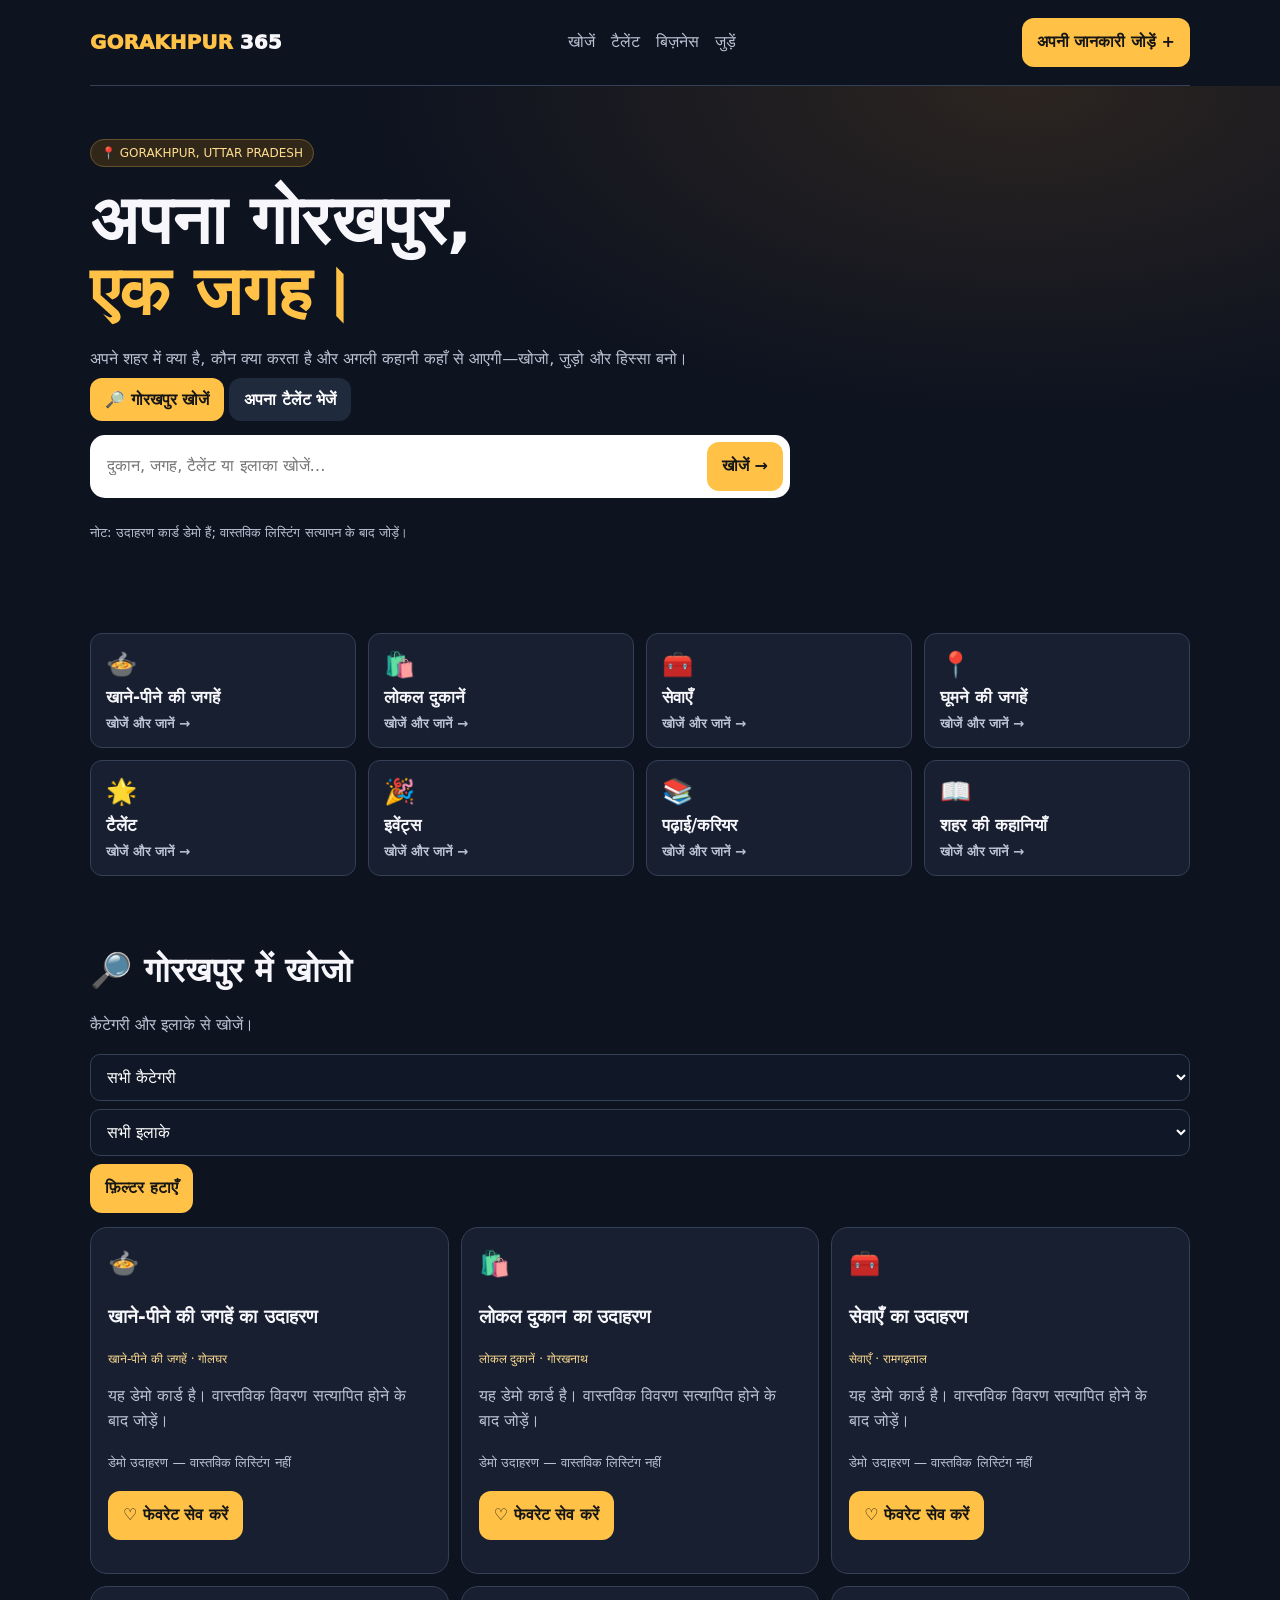
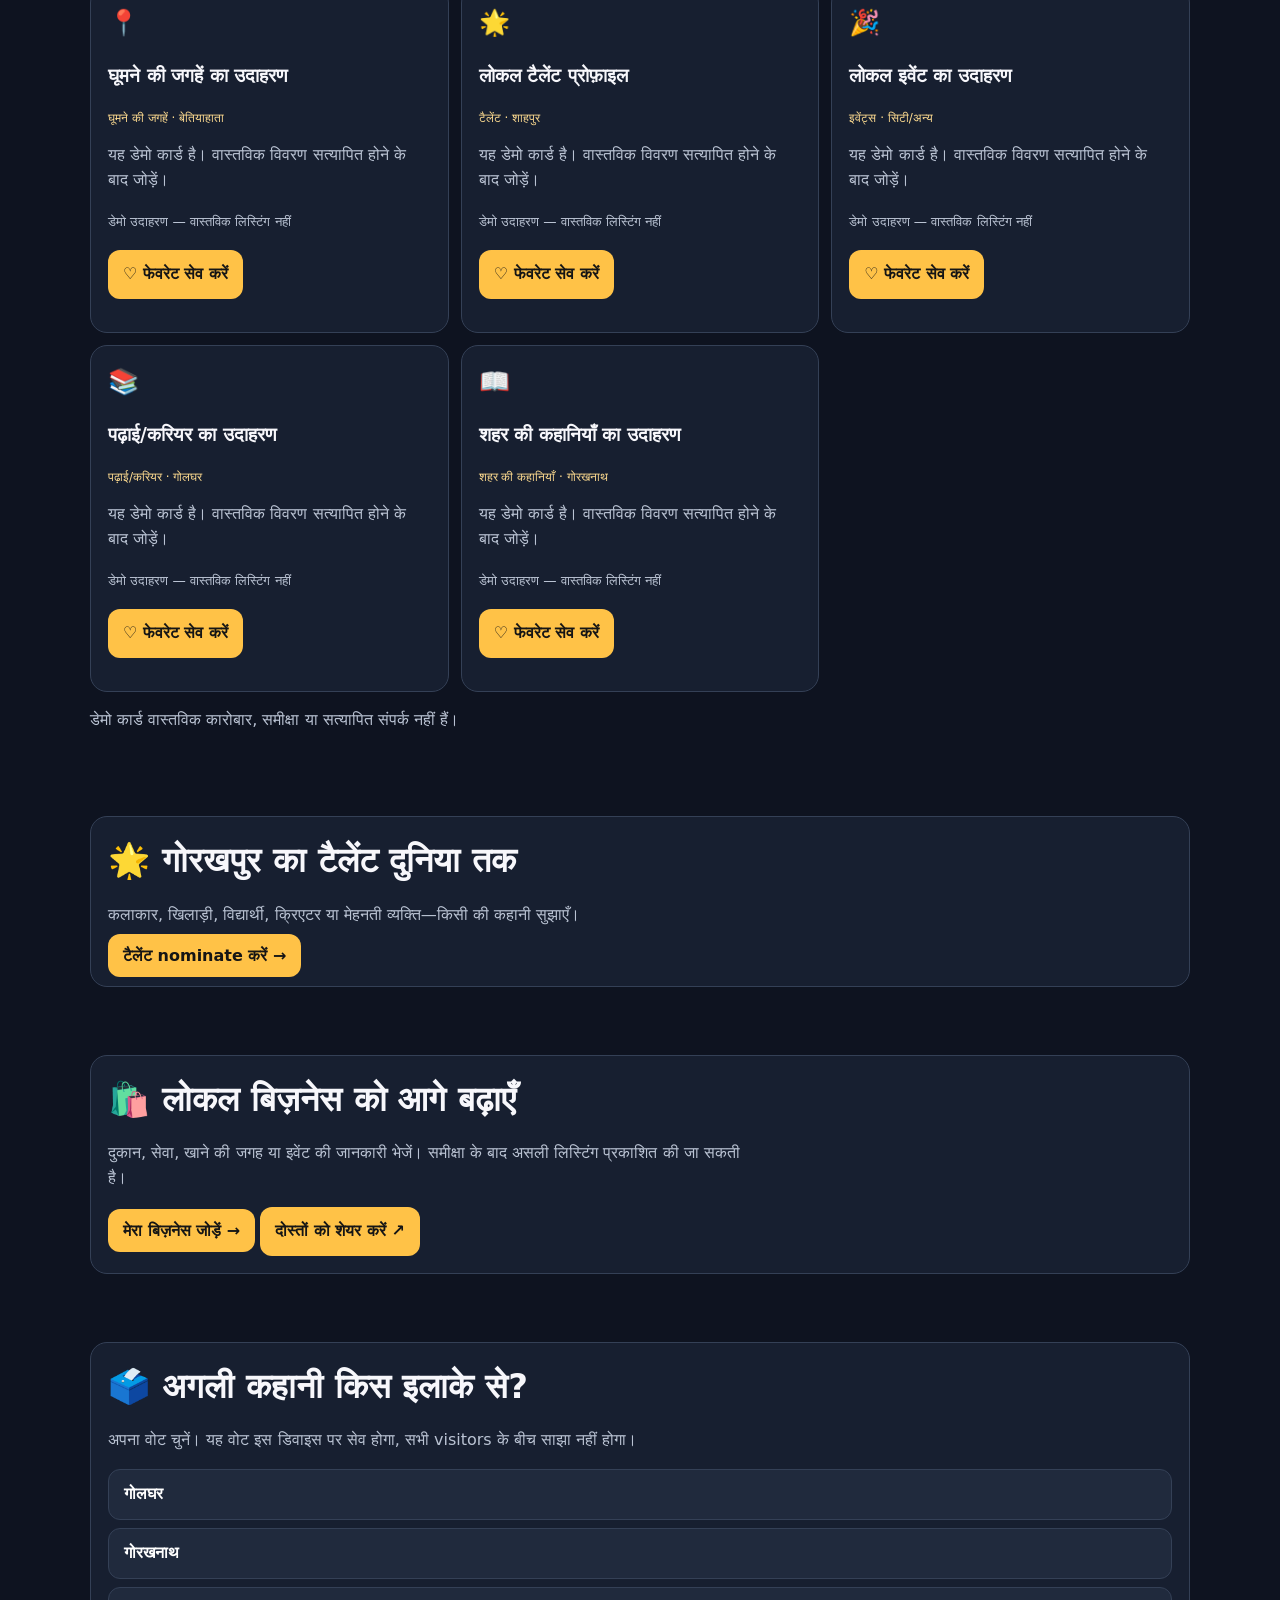
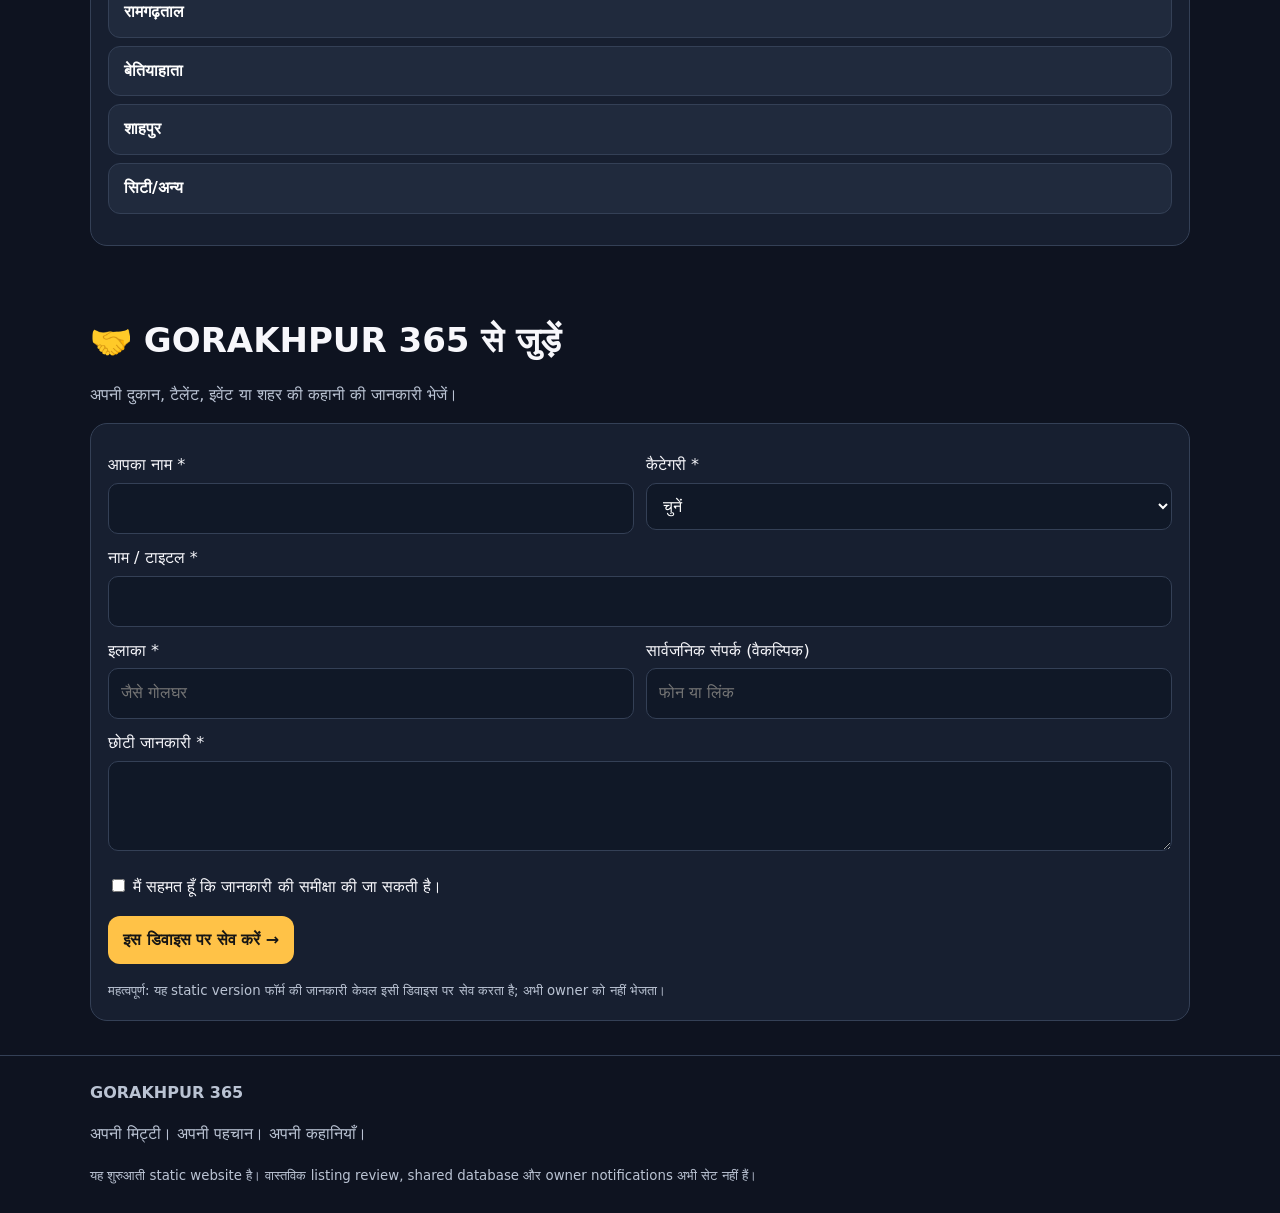
<file: gorakhpur365/index.html>
<!doctype html><html lang="hi"><head><meta charset="utf-8"><meta name="viewport" content="width=device-width,initial-scale=1"><meta name="description" content="गोरखपुर के लोकल बिज़नेस, टैलेंट, जगहें और कहानियाँ खोजें।"><meta name="theme-color" content="#101522"><meta name="robots" content="index,follow"><link rel="canonical" href="https://anshikaarya639619-del.github.io/SurajAN_95/"><meta property="og:type" content="website"><meta property="og:title" content="GORAKHPUR 365 — अपना गोरखपुर, एक जगह"><meta property="og:description" content="गोरखपुर के टैलेंट, लोकल बिज़नेस, जगहें और कहानियों को खोजें और अपनी कहानी भेजें।"><title>GORAKHPUR 365 — अपना गोरखपुर, एक जगह</title><style>
:root{--bg:#0e1320;--p:#171f30;--line:#344056;--txt:#f7f7fb;--muted:#bac3d3;--gold:#ffc247}*{box-sizing:border-box}body{margin:0;background:var(--bg);color:var(--txt);font:16px/1.55 system-ui,-apple-system,sans-serif}a{color:inherit;text-decoration:none}button,input,select,textarea{font:inherit}button,.btn{cursor:pointer;border:0;border-radius:12px;padding:12px 15px;font-weight:800;background:var(--gold);color:#151515}.wrap{width:min(1100px,92%);margin:auto}.nav{display:flex;align-items:center;justify-content:space-between;padding:18px 0;border-bottom:1px solid var(--line)}.brand{font-weight:950;font-size:20px}.brand span,h1 span{color:var(--gold)}.links{display:flex;gap:16px;color:var(--muted)}.hero{padding:54px 0;background:radial-gradient(ellipse at 80% 0%,#6c4b2250,transparent 45%)}.badge{color:#ffdc90;background:#302719;border:1px solid #65502c;padding:6px 10px;border-radius:99px;font-size:12px}.hero h1{font-size:clamp(38px,7vw,68px);line-height:1.05;margin:20px 0}.hero p,.muted{color:var(--muted);max-width:650px}.search{display:flex;gap:8px;margin:22px 0;max-width:700px;background:#fff;padding:7px;border-radius:15px}.search input{flex:1;min-width:0;border:0;padding:10px;color:#111;outline:0}.section{padding:34px 0}.section h2{font-size:clamp(24px,4vw,34px);margin:0 0 8px}.grid{display:grid;grid-template-columns:repeat(4,1fr);gap:12px}.cards{display:grid;grid-template-columns:repeat(3,1fr);gap:12px}.card{background:var(--p);border:1px solid var(--line);border-radius:17px;padding:17px}.cat{text-align:left;background:var(--p);border:1px solid var(--line);color:var(--txt);min-height:110px}.cat b{display:block;font-size:17px}.cat small{color:var(--muted)}.tag{font-size:12px;color:#ffdc90}.tools{display:flex;gap:8px;flex-wrap:wrap;margin:14px 0}.tools select,.form input,.form textarea,.form select{background:#101827;color:white;border:1px solid var(--line);padding:12px;border-radius:10px;width:100%}.form label{display:block;margin:12px 0 5px}.form textarea{min-height:90px}.row{display:grid;grid-template-columns:1fr 1fr;gap:12px}.footer{border-top:1px solid var(--line);padding:25px 0;color:var(--muted)}.notice{color:#a8f0cf;font-size:14px}.empty{color:var(--muted);padding:22px;border:1px dashed var(--line);border-radius:12px}.poll button{display:block;width:100%;text-align:left;margin:8px 0;background:#202a3d;color:white;border:1px solid var(--line)}.skip-link{position:absolute;left:12px;top:-70px;z-index:999;background:var(--gold);color:#111;padding:10px 14px;border-radius:8px;font-weight:800}.skip-link:focus{top:12px}a:focus-visible,button:focus-visible,input:focus-visible,select:focus-visible,textarea:focus-visible{outline:3px solid #fff;outline-offset:3px}@media(max-width:760px){.grid{grid-template-columns:repeat(2,1fr)}.cards{grid-template-columns:1fr 1fr}.links{display:none}.hero{padding:38px 0}}@media(max-width:480px){.cards{grid-template-columns:1fr}.row{grid-template-columns:1fr}.hero h1{letter-spacing:-1px}}
</style></head><body><a class="skip-link" href="#maincontent">मुख्य सामग्री पर जाएँ</a><header class="wrap nav"><a class="brand" href="#"><span>GORAKHPUR</span> 365</a><nav class="links"><a href="#discover">खोजें</a><a href="#talent">टैलेंट</a><a href="#business">बिज़नेस</a><a href="#join">जुड़ें</a></nav><a class="btn" href="#join">अपनी जानकारी जोड़ें +</a></header><main id="maincontent"><section class="hero"><div class="wrap"><span class="badge">📍 GORAKHPUR, UTTAR PRADESH</span><h1>अपना गोरखपुर,<br><span>एक जगह।</span></h1><p>अपने शहर में क्या है, कौन क्या करता है और अगली कहानी कहाँ से आएगी—खोजो, जुड़ो और हिस्सा बनो।</p><a class="btn" href="#discover">🔎 गोरखपुर खोजें</a> <a class="btn" style="background:#202a3d;color:white" href="#join">अपना टैलेंट भेजें</a><form class="search" id="search"><input id="q" aria-label="दुकान, जगह, टैलेंट या इलाका खोजें" placeholder="दुकान, जगह, टैलेंट या इलाका खोजें…"><button>खोजें →</button></form><small class="muted">नोट: उदाहरण कार्ड डेमो हैं; वास्तविक लिस्टिंग सत्यापन के बाद जोड़ें।</small></div></section><section class="section wrap"><div class="grid" id="cats"></div></section><section class="section wrap" id="discover"><h2>🔎 गोरखपुर में खोजो</h2><p class="muted">कैटेगरी और इलाके से खोजें।</p><div class="tools"><select id="category" aria-label="कैटेगरी से फ़िल्टर करें"><option value="">सभी कैटेगरी</option></select><select id="area" aria-label="इलाके से फ़िल्टर करें"><option value="">सभी इलाके</option><option>गोलघर</option><option>गोरखनाथ</option><option>रामगढ़ताल</option><option>बेतियाहाता</option><option>शाहपुर</option><option>सिटी/अन्य</option></select><button id="reset">फ़िल्टर हटाएँ</button></div><div class="cards" id="cards"></div><p class="muted">डेमो कार्ड वास्तविक कारोबार, समीक्षा या सत्यापित संपर्क नहीं हैं।</p></section><section class="section wrap" id="talent"><div class="card"><h2>🌟 गोरखपुर का टैलेंट दुनिया तक</h2><p class="muted">कलाकार, खिलाड़ी, विद्यार्थी, क्रिएटर या मेहनती व्यक्ति—किसी की कहानी सुझाएँ।</p><a class="btn" href="#join">टैलेंट nominate करें →</a></div></section><section class="section wrap" id="business"><div class="card"><h2>🛍️ लोकल बिज़नेस को आगे बढ़ाएँ</h2><p class="muted">दुकान, सेवा, खाने की जगह या इवेंट की जानकारी भेजें। समीक्षा के बाद असली लिस्टिंग प्रकाशित की जा सकती है।</p><a class="btn" href="#join">मेरा बिज़नेस जोड़ें →</a> <button id="share">दोस्तों को शेयर करें ↗</button></div></section><section class="section wrap"><div class="card poll"><h2>🗳️ अगली कहानी किस इलाके से?</h2><p class="muted">अपना वोट चुनें। यह वोट इस डिवाइस पर सेव होगा, सभी visitors के बीच साझा नहीं होगा।</p><div id="poll"></div><p id="pollmsg" class="notice"></p></div></section><section class="section wrap" id="join"><h2>🤝 GORAKHPUR 365 से जुड़ें</h2><p class="muted">अपनी दुकान, टैलेंट, इवेंट या शहर की कहानी की जानकारी भेजें।</p><form class="card form" id="form"><div class="row"><div><label for="person">आपका नाम *</label><input id="person" required maxlength="80"></div><div><label for="kind">कैटेगरी *</label><select id="kind" required><option value="">चुनें</option></select></div></div><label for="title">नाम / टाइटल *</label><input id="title" required maxlength="100"><div class="row"><div><label for="loc">इलाका *</label><input id="loc" required maxlength="80" placeholder="जैसे गोलघर"></div><div><label for="contact">सार्वजनिक संपर्क (वैकल्पिक)</label><input id="contact" maxlength="100" placeholder="फोन या लिंक"></div></div><label for="desc">छोटी जानकारी *</label><textarea id="desc" required maxlength="500"></textarea><p><label><input id="consent" type="checkbox" required style="width:auto"> मैं सहमत हूँ कि जानकारी की समीक्षा की जा सकती है।</label></p><button>इस डिवाइस पर सेव करें →</button><p id="formmsg" class="notice"></p><small class="muted">महत्वपूर्ण: यह static version फॉर्म की जानकारी केवल इसी डिवाइस पर सेव करता है; अभी owner को नहीं भेजता।</small></form></section></main><footer class="footer"><div class="wrap"><b>GORAKHPUR 365</b><p>अपनी मिट्टी। अपनी पहचान। अपनी कहानियाँ।</p><small>यह शुरुआती static website है। वास्तविक listing review, shared database और owner notifications अभी सेट नहीं हैं।</small></div></footer><script>
const categories=['खाने-पीने की जगहें','लोकल दुकानें','सेवाएँ','घूमने की जगहें','टैलेंट','इवेंट्स','पढ़ाई/करियर','शहर की कहानियाँ'],icons=['🍲','🛍️','🧰','📍','🌟','🎉','📚','📖'],areas=['गोलघर','गोरखनाथ','रामगढ़ताल','बेतियाहाता','शाहपुर','सिटी/अन्य'];
const items=categories.map((cat,i)=>({title:cat==='टैलेंट'?'लोकल टैलेंट प्रोफ़ाइल':cat==='लोकल दुकानें'?'लोकल दुकान का उदाहरण':cat==='इवेंट्स'?'लोकल इवेंट का उदाहरण':cat+' का उदाहरण',cat,area:areas[i%areas.length],desc:'यह डेमो कार्ड है। वास्तविक विवरण सत्यापित होने के बाद जोड़ें।',icon:icons[i]}));
const $=id=>document.getElementById(id);const esc=s=>String(s||'').replace(/[&<>"']/g,c=>({'&':'&amp;','<':'&lt;','>':'&gt;','"':'&quot;',"'":'&#39;'}[c]));let query='',cat='',area='';
$('cats').innerHTML=categories.map((c,i)=>'<button class="cat" data-cat="'+c+'"><span style="font-size:25px">'+icons[i]+'</span><b>'+c+'</b><small>खोजें और जानें →</small></button>').join('');

categories.forEach(c=>{['category','kind'].forEach(id=>{let o=document.createElement('option');o.textContent=c;o.value=c;$(id).append(o)})});
function render(){let all=[...items];try{JSON.parse(localStorage.getItem('gkp365_entries')||'[]').forEach(x=>all.push({...x,icon:'📌',user:true}))}catch{}let out=all.filter(x=>(!query||(x.title+' '+x.cat+' '+x.area+' '+x.desc).toLowerCase().includes(query.toLowerCase()))&&(!cat||x.cat===cat)&&(!area||x.area===area));$('cards').innerHTML=out.length?out.map(x=>'<article class="card"><div style="font-size:25px">'+(x.icon||'📌')+'</div><h3>'+esc(x.title)+'</h3><p class="tag">'+esc(x.cat)+' · '+esc(x.area)+'</p><p class="muted">'+esc(x.desc)+'</p><small class="muted">'+(x.user?'इस डिवाइस पर सेव':'डेमो उदाहरण — वास्तविक लिस्टिंग नहीं')+'</small><p><button data-save="'+esc(x.title+'|'+x.cat+'|'+x.area)+'">♡ फेवरेट सेव करें</button></p></article>').join(''):'<div class="empty">कुछ नहीं मिला। फ़िल्टर बदलें या अपनी जानकारी जोड़ें।</div>'}
$('search').addEventListener('submit',e=>{e.preventDefault();query=$('q').value.trim();render();$('discover').scrollIntoView()});$('q').addEventListener('input',()=>{query=$('q').value.trim();render()});$('category').addEventListener('change',()=>{cat=$('category').value;render()});$('area').addEventListener('change',()=>{area=$('area').value;render()});$('reset').onclick=()=>{query=cat=area='';$('q').value=$('category').value=$('area').value='';render()};$('cats').onclick=e=>{let b=e.target.closest('[data-cat]');if(b){cat=b.dataset.cat;$('category').value=cat;render();$('discover').scrollIntoView()}};document.addEventListener('click',e=>{let b=e.target.closest('[data-save]');if(b){let a=JSON.parse(localStorage.getItem('gkp365_favs')||'[]'),k=b.dataset.save;if(!a.includes(k))a.push(k);localStorage.setItem('gkp365_favs',JSON.stringify(a));b.textContent='❤️ सेव हो गया'}});$('form').addEventListener('submit',e=>{e.preventDefault();let x={title:$('title').value.trim(),kind:$('kind').value,cat:$('kind').value,area:$('loc').value.trim(),desc:$('desc').value.trim(),person:$('person').value.trim(),contact:$('contact').value.trim()};let a=JSON.parse(localStorage.getItem('gkp365_entries')||'[]');a.unshift(x);localStorage.setItem('gkp365_entries',JSON.stringify(a));$('formmsg').textContent='सेव हो गया—लेकिन केवल इस डिवाइस पर। वेबसाइट मालिक को अभी नहीं भेजा गया।';$('form').reset();render()});
$('share').onclick=async()=>{try{if(navigator.share)await navigator.share({title:'GORAKHPUR 365',text:'अपना गोरखपुर, एक जगह।',url:location.href});else{await navigator.clipboard.writeText(location.href);alert('लिंक कॉपी हो गया')}}catch{}};
$('poll').innerHTML=areas.map(a=>'<button data-vote="'+a+'">'+a+'</button>').join('');let v=localStorage.getItem('gkp365_vote');if(v)$('pollmsg').textContent='आपका वोट इस डिवाइस पर सेव है: '+v;$('poll').onclick=e=>{let b=e.target.closest('[data-vote]');if(!b||localStorage.getItem('gkp365_vote'))return;localStorage.setItem('gkp365_vote',b.dataset.vote);$('pollmsg').textContent='वोट सेव हुआ: '+b.dataset.vote+' (केवल इस डिवाइस पर)';[...$('poll').children].forEach(x=>x.disabled=true)};render();
</script></body></html>
</file>
